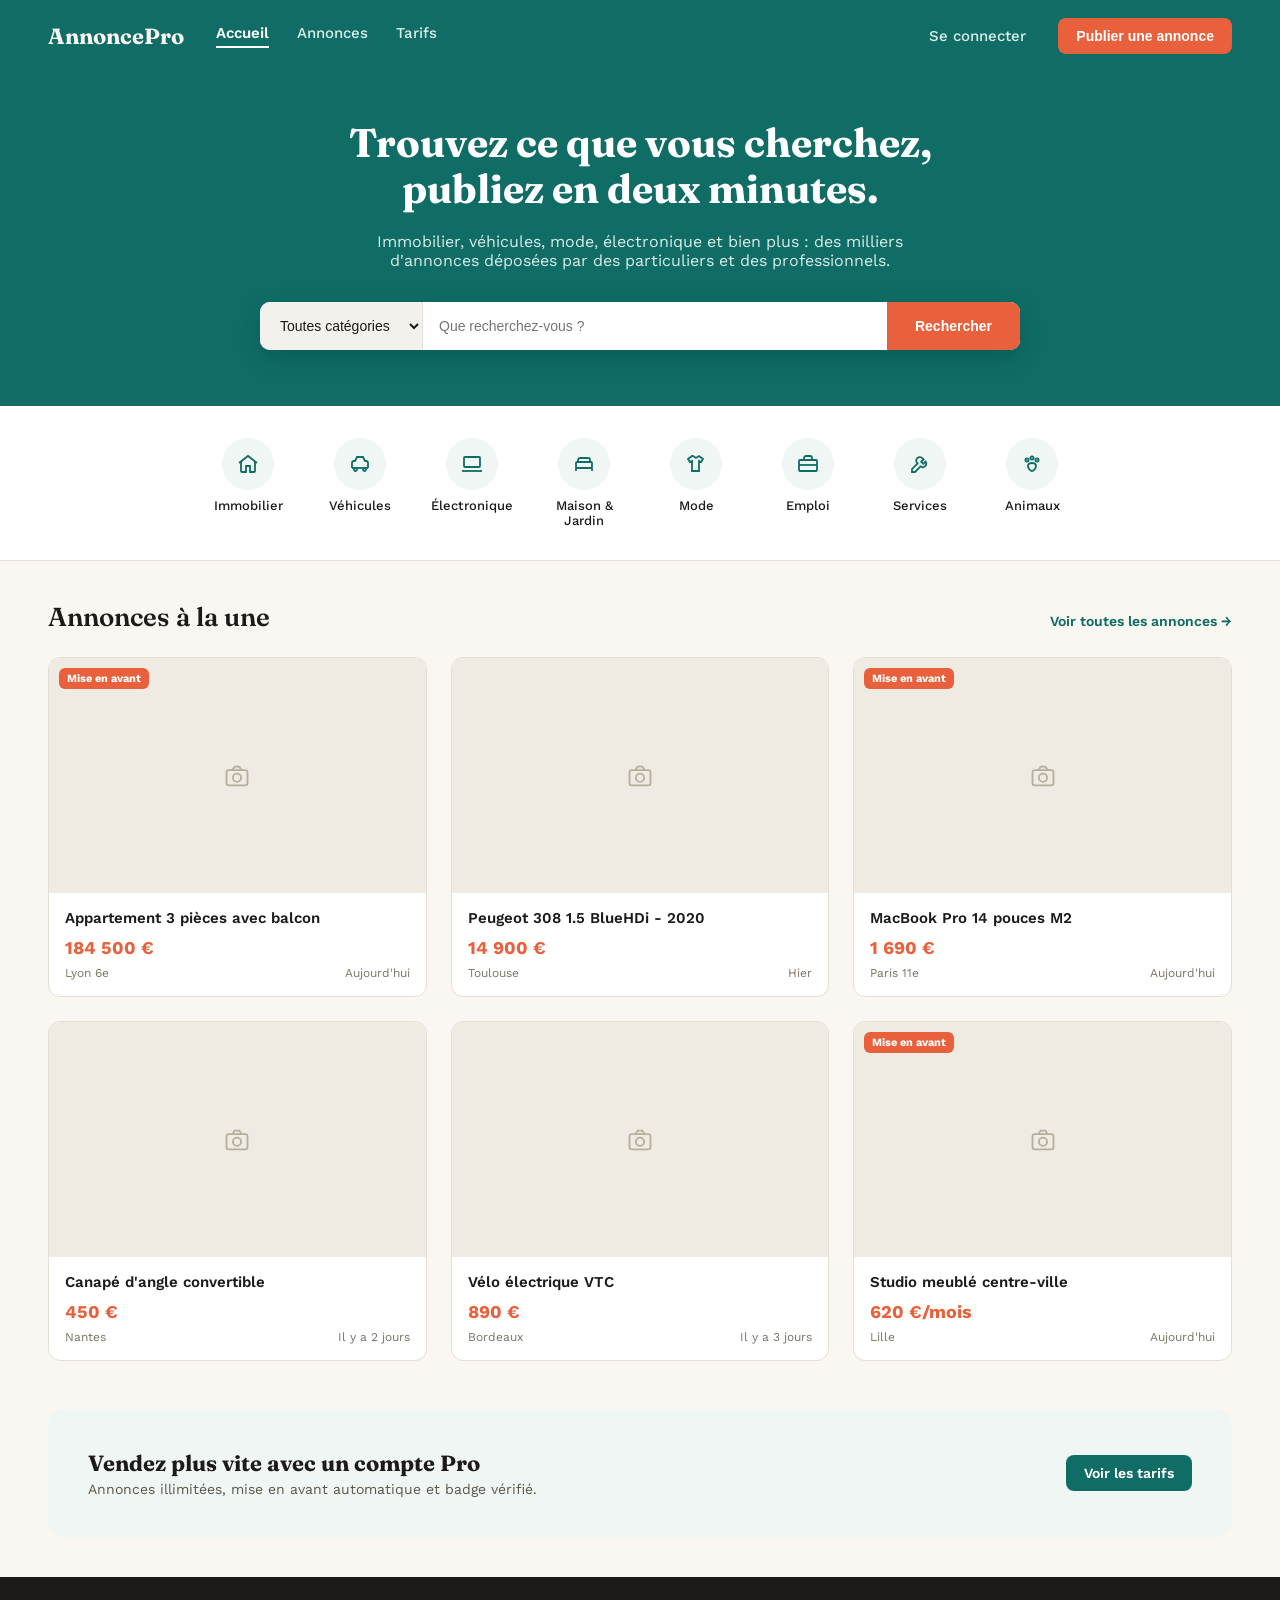
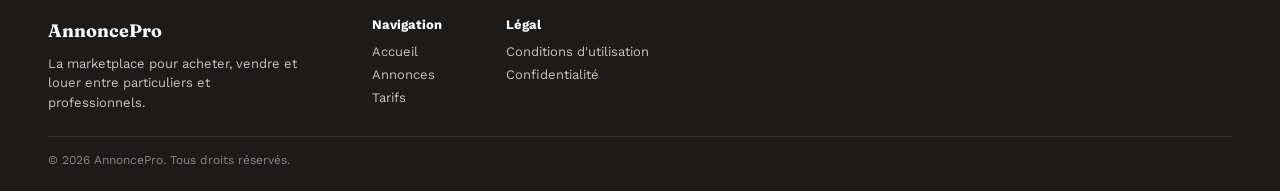
<file: index.html>
<!doctype html>
<html lang="fr">
<head>
<meta charset="utf-8">
<meta name="viewport" content="width=device-width, initial-scale=1">
<title>AnnoncePro — Accueil</title>
<link rel="stylesheet" href="https://fonts.googleapis.com/css2?family=Fraunces:opsz,wght@9..144,600;9..144,700&family=Work+Sans:wght@400;500;600;700&display=swap">
<link rel="stylesheet" href="assets/style.css">
</head>
<body>

<header class="header">
  <a href="index.html" class="logo">AnnoncePro</a>
  <nav>
    <a href="index.html" class="active">Accueil</a>
    <a href="annonces.html">Annonces</a>
    <a href="tarifs.html">Tarifs</a>
  </nav>
  <a href="#" class="login">Se connecter</a>
  <button type="button" class="btn btn-accent">Publier une annonce</button>
</header>

<section class="hero">
  <h1>Trouvez ce que vous cherchez, publiez en deux minutes.</h1>
  <p>Immobilier, véhicules, mode, électronique et bien plus : des milliers d'annonces déposées par des particuliers et des professionnels.</p>
  <form class="search-bar" action="annonces.html">
    <label for="cat" class="sr-only">Catégorie</label>
    <select id="cat" name="cat">
      <option>Toutes catégories</option>
      <option>Immobilier</option>
      <option>Véhicules</option>
      <option>Électronique</option>
      <option>Mode</option>
      <option>Emploi</option>
    </select>
    <label for="q" class="sr-only">Recherche</label>
    <input id="q" name="q" type="text" placeholder="Que recherchez-vous ?">
    <button type="submit" class="btn btn-accent" style="border-radius: 0; padding: 0 28px;">Rechercher</button>
  </form>
</section>

<section class="categories">
  <a href="annonces.html" class="category-chip">
    <span class="icon"><svg width="24" height="24" viewBox="0 0 24 24" fill="none" stroke="currentColor" stroke-width="1.8"><path d="M3 11l9-7 9 7"/><path d="M5 10v9a1 1 0 0 0 1 1h4v-6h4v6h4a1 1 0 0 0 1-1v-9"/></svg></span>
    <span>Immobilier</span>
  </a>
  <a href="annonces.html" class="category-chip">
    <span class="icon"><svg width="24" height="24" viewBox="0 0 24 24" fill="none" stroke="currentColor" stroke-width="1.8"><path d="M4 16V11a2 2 0 0 1 2-2h1l2-4h6l2 4h1a2 2 0 0 1 2 2v5"/><path d="M4 16h16"/><circle cx="7.5" cy="17.5" r="1.5"/><circle cx="16.5" cy="17.5" r="1.5"/></svg></span>
    <span>Véhicules</span>
  </a>
  <a href="annonces.html" class="category-chip">
    <span class="icon"><svg width="24" height="24" viewBox="0 0 24 24" fill="none" stroke="currentColor" stroke-width="1.8"><rect x="4" y="5" width="16" height="10" rx="1"/><path d="M2 19h20"/></svg></span>
    <span>Électronique</span>
  </a>
  <a href="annonces.html" class="category-chip">
    <span class="icon"><svg width="24" height="24" viewBox="0 0 24 24" fill="none" stroke="currentColor" stroke-width="1.8"><rect x="4" y="10" width="16" height="6" rx="1"/><path d="M4 16v3M20 16v3M6 10V8a2 2 0 0 1 2-2h8a2 2 0 0 1 2 2v2"/></svg></span>
    <span>Maison &amp; Jardin</span>
  </a>
  <a href="annonces.html" class="category-chip">
    <span class="icon"><svg width="24" height="24" viewBox="0 0 24 24" fill="none" stroke="currentColor" stroke-width="1.8"><path d="M9 4l3 2 3-2 4 3-2 3-2-1v10H8V9l-2 1-2-3 4-3z"/></svg></span>
    <span>Mode</span>
  </a>
  <a href="annonces.html" class="category-chip">
    <span class="icon"><svg width="24" height="24" viewBox="0 0 24 24" fill="none" stroke="currentColor" stroke-width="1.8"><rect x="3" y="8" width="18" height="11" rx="1"/><path d="M8 8V6a2 2 0 0 1 2-2h4a2 2 0 0 1 2 2v2"/><path d="M3 13h18"/></svg></span>
    <span>Emploi</span>
  </a>
  <a href="annonces.html" class="category-chip">
    <span class="icon"><svg width="24" height="24" viewBox="0 0 24 24" fill="none" stroke="currentColor" stroke-width="1.8"><path d="M14.5 6.5a3.5 3.5 0 1 0-4.9 4.9L4 17v3h3l5.6-5.6a3.5 3.5 0 0 0 4.9-4.9l-2.3 2.3-2-2 2.3-2.3z"/></svg></span>
    <span>Services</span>
  </a>
  <a href="annonces.html" class="category-chip">
    <span class="icon"><svg width="24" height="24" viewBox="0 0 24 24" fill="none" stroke="currentColor" stroke-width="1.8"><circle cx="7" cy="8" r="1.6"/><circle cx="12" cy="6" r="1.6"/><circle cx="17" cy="8" r="1.6"/><path d="M8 14c0-2 2-3 4-3s4 1 4 3-2 5-4 5-4-3-4-5z"/></svg></span>
    <span>Animaux</span>
  </a>
</section>

<section class="section">
  <div class="section-head">
    <h2>Annonces à la une</h2>
    <a href="annonces.html">Voir toutes les annonces →</a>
  </div>
  <div class="listing-grid">

    <article class="listing-card">
      <div class="listing-photo">
        <svg width="28" height="28" viewBox="0 0 24 24" fill="none" stroke="currentColor" stroke-width="1.6"><rect x="3" y="7" width="18" height="13" rx="2"/><path d="M8 7l2-3h4l2 3"/><circle cx="12" cy="13.5" r="3.5"/></svg>
        <span class="badge-featured">Mise en avant</span>
      </div>
      <div class="listing-body">
        <div class="listing-title">Appartement 3 pièces avec balcon</div>
        <div class="listing-price">184 500 €</div>
        <div class="listing-meta"><span>Lyon 6e</span><span>Aujourd'hui</span></div>
      </div>
    </article>

    <article class="listing-card">
      <div class="listing-photo">
        <svg width="28" height="28" viewBox="0 0 24 24" fill="none" stroke="currentColor" stroke-width="1.6"><rect x="3" y="7" width="18" height="13" rx="2"/><path d="M8 7l2-3h4l2 3"/><circle cx="12" cy="13.5" r="3.5"/></svg>
      </div>
      <div class="listing-body">
        <div class="listing-title">Peugeot 308 1.5 BlueHDi - 2020</div>
        <div class="listing-price">14 900 €</div>
        <div class="listing-meta"><span>Toulouse</span><span>Hier</span></div>
      </div>
    </article>

    <article class="listing-card">
      <div class="listing-photo">
        <svg width="28" height="28" viewBox="0 0 24 24" fill="none" stroke="currentColor" stroke-width="1.6"><rect x="3" y="7" width="18" height="13" rx="2"/><path d="M8 7l2-3h4l2 3"/><circle cx="12" cy="13.5" r="3.5"/></svg>
        <span class="badge-featured">Mise en avant</span>
      </div>
      <div class="listing-body">
        <div class="listing-title">MacBook Pro 14 pouces M2</div>
        <div class="listing-price">1 690 €</div>
        <div class="listing-meta"><span>Paris 11e</span><span>Aujourd'hui</span></div>
      </div>
    </article>

    <article class="listing-card">
      <div class="listing-photo">
        <svg width="28" height="28" viewBox="0 0 24 24" fill="none" stroke="currentColor" stroke-width="1.6"><rect x="3" y="7" width="18" height="13" rx="2"/><path d="M8 7l2-3h4l2 3"/><circle cx="12" cy="13.5" r="3.5"/></svg>
      </div>
      <div class="listing-body">
        <div class="listing-title">Canapé d'angle convertible</div>
        <div class="listing-price">450 €</div>
        <div class="listing-meta"><span>Nantes</span><span>Il y a 2 jours</span></div>
      </div>
    </article>

    <article class="listing-card">
      <div class="listing-photo">
        <svg width="28" height="28" viewBox="0 0 24 24" fill="none" stroke="currentColor" stroke-width="1.6"><rect x="3" y="7" width="18" height="13" rx="2"/><path d="M8 7l2-3h4l2 3"/><circle cx="12" cy="13.5" r="3.5"/></svg>
      </div>
      <div class="listing-body">
        <div class="listing-title">Vélo électrique VTC</div>
        <div class="listing-price">890 €</div>
        <div class="listing-meta"><span>Bordeaux</span><span>Il y a 3 jours</span></div>
      </div>
    </article>

    <article class="listing-card">
      <div class="listing-photo">
        <svg width="28" height="28" viewBox="0 0 24 24" fill="none" stroke="currentColor" stroke-width="1.6"><rect x="3" y="7" width="18" height="13" rx="2"/><path d="M8 7l2-3h4l2 3"/><circle cx="12" cy="13.5" r="3.5"/></svg>
        <span class="badge-featured">Mise en avant</span>
      </div>
      <div class="listing-body">
        <div class="listing-title">Studio meublé centre-ville</div>
        <div class="listing-price">620 €/mois</div>
        <div class="listing-meta"><span>Lille</span><span>Aujourd'hui</span></div>
      </div>
    </article>

  </div>
</section>

<section class="cta-banner">
  <div>
    <h3>Vendez plus vite avec un compte Pro</h3>
    <p>Annonces illimitées, mise en avant automatique et badge vérifié.</p>
  </div>
  <a href="tarifs.html" class="btn btn-primary">Voir les tarifs</a>
</section>

<footer class="footer">
  <div class="footer-cols">
    <div class="footer-brand">
      <div class="name">AnnoncePro</div>
      La marketplace pour acheter, vendre et louer entre particuliers et professionnels.
    </div>
    <div class="footer-col">
      <div class="title">Navigation</div>
      <a href="index.html">Accueil</a>
      <a href="annonces.html">Annonces</a>
      <a href="tarifs.html">Tarifs</a>
    </div>
    <div class="footer-col">
      <div class="title">Légal</div>
      <a href="#">Conditions d'utilisation</a>
      <a href="#">Confidentialité</a>
    </div>
  </div>
  <div class="footer-bottom">© 2026 AnnoncePro. Tous droits réservés.</div>
</footer>

</body>
</html>
</file>
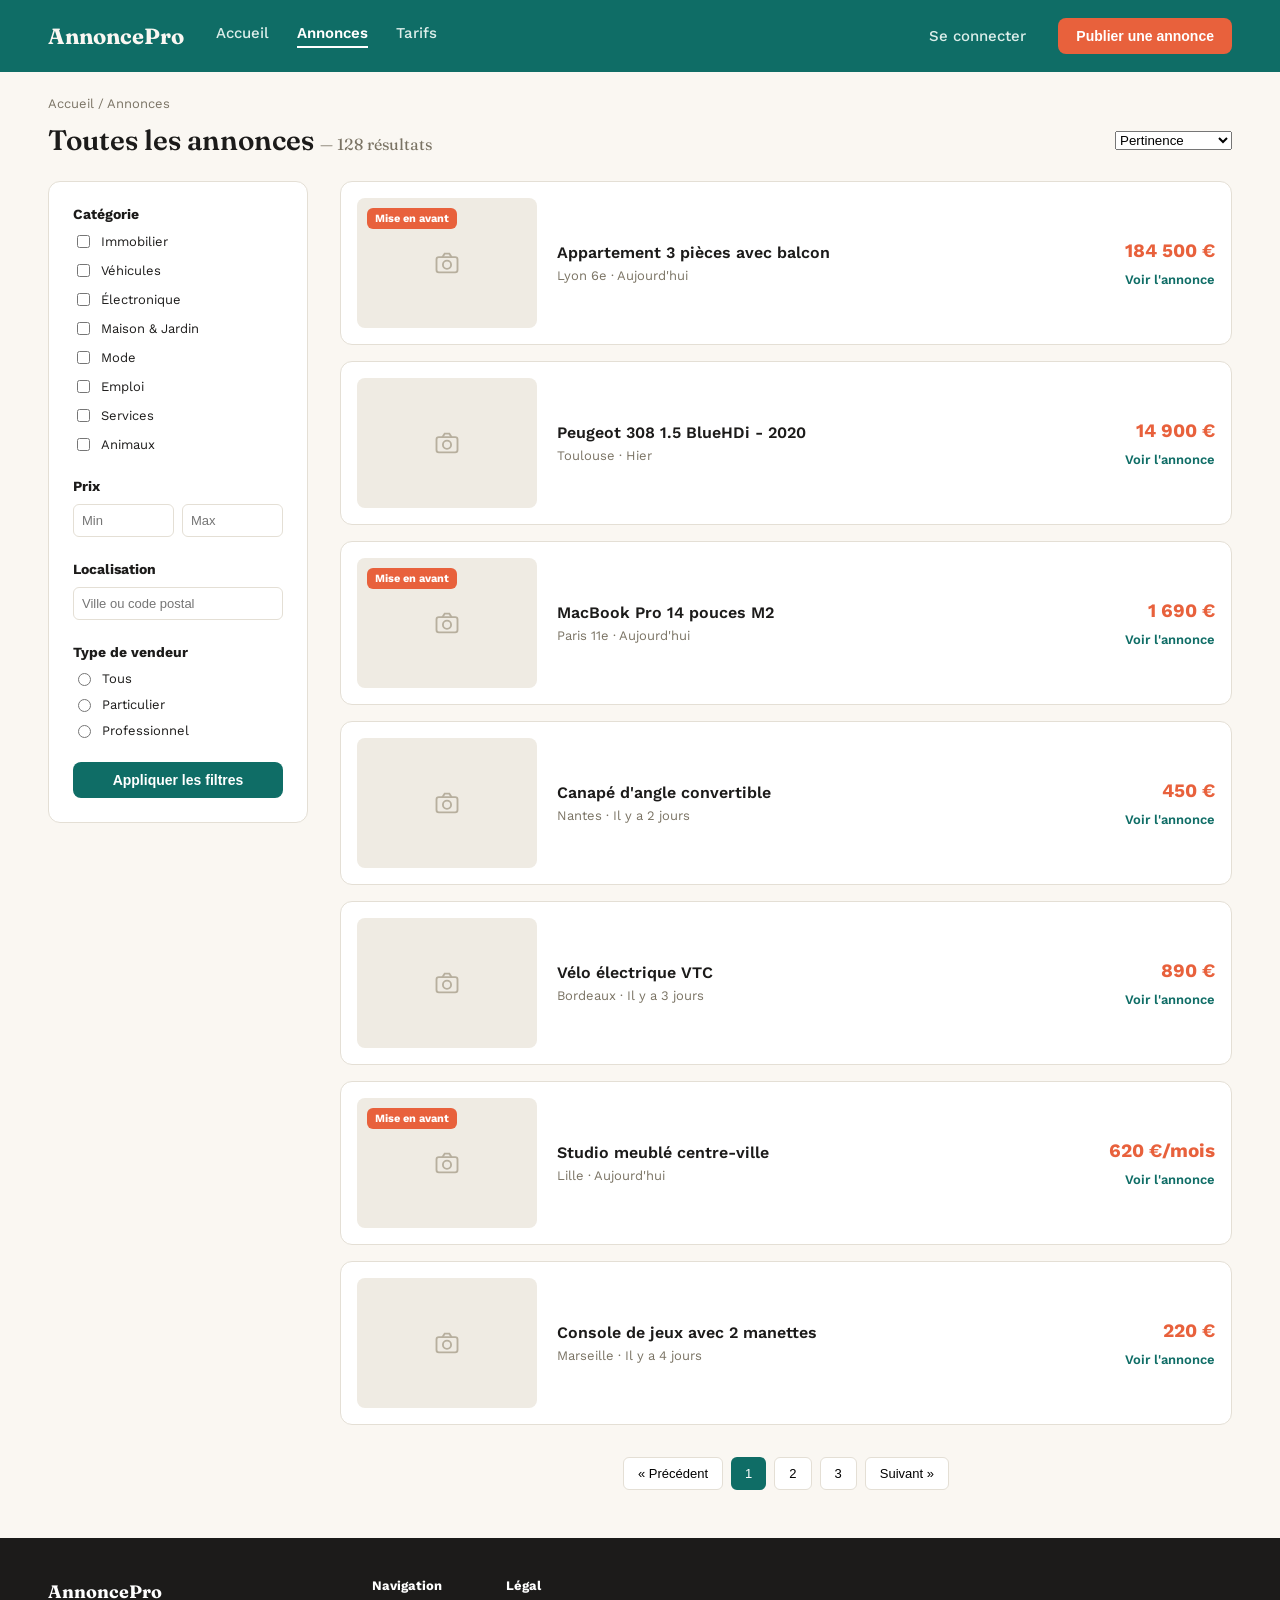
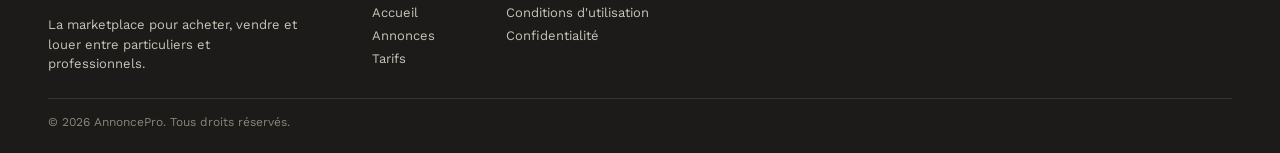
<file: annonces.html>
<!doctype html>
<html lang="fr">
<head>
<meta charset="utf-8">
<meta name="viewport" content="width=device-width, initial-scale=1">
<title>AnnoncePro — Annonces</title>
<link rel="stylesheet" href="https://fonts.googleapis.com/css2?family=Fraunces:opsz,wght@9..144,600;9..144,700&family=Work+Sans:wght@400;500;600;700&display=swap">
<link rel="stylesheet" href="assets/style.css">
</head>
<body>

<header class="header">
  <a href="index.html" class="logo">AnnoncePro</a>
  <nav>
    <a href="index.html">Accueil</a>
    <a href="annonces.html" class="active">Annonces</a>
    <a href="tarifs.html">Tarifs</a>
  </nav>
  <a href="#" class="login">Se connecter</a>
  <button type="button" class="btn btn-accent">Publier une annonce</button>
</header>

<div class="breadcrumb"><a href="index.html">Accueil</a> / Annonces</div>

<div class="page-head">
  <h1>Toutes les annonces <span class="count">— 128 résultats</span></h1>
  <div>
    <label for="sort" class="sr-only">Trier par</label>
    <select id="sort">
      <option>Pertinence</option>
      <option>Prix croissant</option>
      <option>Prix décroissant</option>
      <option>Plus récent</option>
    </select>
  </div>
</div>

<div class="listings-layout">

  <aside class="filters">
    <div class="group">
      <div class="group-title">Catégorie</div>
      <label><input type="checkbox"> Immobilier</label>
      <label><input type="checkbox"> Véhicules</label>
      <label><input type="checkbox"> Électronique</label>
      <label><input type="checkbox"> Maison &amp; Jardin</label>
      <label><input type="checkbox"> Mode</label>
      <label><input type="checkbox"> Emploi</label>
      <label><input type="checkbox"> Services</label>
      <label><input type="checkbox"> Animaux</label>
    </div>
    <div class="group">
      <div class="group-title">Prix</div>
      <div class="price-range">
        <label for="pmin" class="sr-only">Prix minimum</label>
        <input id="pmin" type="number" placeholder="Min">
        <label for="pmax" class="sr-only">Prix maximum</label>
        <input id="pmax" type="number" placeholder="Max">
      </div>
    </div>
    <div class="group">
      <div class="group-title">Localisation</div>
      <label for="loc" class="sr-only">Ville ou code postal</label>
      <input id="loc" type="text" placeholder="Ville ou code postal">
    </div>
    <div class="group">
      <div class="group-title">Type de vendeur</div>
      <label><input type="radio" name="seller"> Tous</label>
      <label><input type="radio" name="seller"> Particulier</label>
      <label><input type="radio" name="seller"> Professionnel</label>
    </div>
    <button type="button" class="btn btn-primary">Appliquer les filtres</button>
  </aside>

  <div class="results">

    <div class="result-row">
      <div class="result-photo">
        <svg width="28" height="28" viewBox="0 0 24 24" fill="none" stroke="currentColor" stroke-width="1.6"><rect x="3" y="7" width="18" height="13" rx="2"/><path d="M8 7l2-3h4l2 3"/><circle cx="12" cy="13.5" r="3.5"/></svg>
        <span class="badge-featured">Mise en avant</span>
      </div>
      <div class="result-info">
        <div class="title">Appartement 3 pièces avec balcon</div>
        <div class="meta">Lyon 6e · Aujourd'hui</div>
      </div>
      <div class="result-price-col">
        <div class="result-price">184 500 €</div>
        <a href="#">Voir l'annonce</a>
      </div>
    </div>

    <div class="result-row">
      <div class="result-photo">
        <svg width="28" height="28" viewBox="0 0 24 24" fill="none" stroke="currentColor" stroke-width="1.6"><rect x="3" y="7" width="18" height="13" rx="2"/><path d="M8 7l2-3h4l2 3"/><circle cx="12" cy="13.5" r="3.5"/></svg>
      </div>
      <div class="result-info">
        <div class="title">Peugeot 308 1.5 BlueHDi - 2020</div>
        <div class="meta">Toulouse · Hier</div>
      </div>
      <div class="result-price-col">
        <div class="result-price">14 900 €</div>
        <a href="#">Voir l'annonce</a>
      </div>
    </div>

    <div class="result-row">
      <div class="result-photo">
        <svg width="28" height="28" viewBox="0 0 24 24" fill="none" stroke="currentColor" stroke-width="1.6"><rect x="3" y="7" width="18" height="13" rx="2"/><path d="M8 7l2-3h4l2 3"/><circle cx="12" cy="13.5" r="3.5"/></svg>
        <span class="badge-featured">Mise en avant</span>
      </div>
      <div class="result-info">
        <div class="title">MacBook Pro 14 pouces M2</div>
        <div class="meta">Paris 11e · Aujourd'hui</div>
      </div>
      <div class="result-price-col">
        <div class="result-price">1 690 €</div>
        <a href="#">Voir l'annonce</a>
      </div>
    </div>

    <div class="result-row">
      <div class="result-photo">
        <svg width="28" height="28" viewBox="0 0 24 24" fill="none" stroke="currentColor" stroke-width="1.6"><rect x="3" y="7" width="18" height="13" rx="2"/><path d="M8 7l2-3h4l2 3"/><circle cx="12" cy="13.5" r="3.5"/></svg>
      </div>
      <div class="result-info">
        <div class="title">Canapé d'angle convertible</div>
        <div class="meta">Nantes · Il y a 2 jours</div>
      </div>
      <div class="result-price-col">
        <div class="result-price">450 €</div>
        <a href="#">Voir l'annonce</a>
      </div>
    </div>

    <div class="result-row">
      <div class="result-photo">
        <svg width="28" height="28" viewBox="0 0 24 24" fill="none" stroke="currentColor" stroke-width="1.6"><rect x="3" y="7" width="18" height="13" rx="2"/><path d="M8 7l2-3h4l2 3"/><circle cx="12" cy="13.5" r="3.5"/></svg>
      </div>
      <div class="result-info">
        <div class="title">Vélo électrique VTC</div>
        <div class="meta">Bordeaux · Il y a 3 jours</div>
      </div>
      <div class="result-price-col">
        <div class="result-price">890 €</div>
        <a href="#">Voir l'annonce</a>
      </div>
    </div>

    <div class="result-row">
      <div class="result-photo">
        <svg width="28" height="28" viewBox="0 0 24 24" fill="none" stroke="currentColor" stroke-width="1.6"><rect x="3" y="7" width="18" height="13" rx="2"/><path d="M8 7l2-3h4l2 3"/><circle cx="12" cy="13.5" r="3.5"/></svg>
        <span class="badge-featured">Mise en avant</span>
      </div>
      <div class="result-info">
        <div class="title">Studio meublé centre-ville</div>
        <div class="meta">Lille · Aujourd'hui</div>
      </div>
      <div class="result-price-col">
        <div class="result-price">620 €/mois</div>
        <a href="#">Voir l'annonce</a>
      </div>
    </div>

    <div class="result-row">
      <div class="result-photo">
        <svg width="28" height="28" viewBox="0 0 24 24" fill="none" stroke="currentColor" stroke-width="1.6"><rect x="3" y="7" width="18" height="13" rx="2"/><path d="M8 7l2-3h4l2 3"/><circle cx="12" cy="13.5" r="3.5"/></svg>
      </div>
      <div class="result-info">
        <div class="title">Console de jeux avec 2 manettes</div>
        <div class="meta">Marseille · Il y a 4 jours</div>
      </div>
      <div class="result-price-col">
        <div class="result-price">220 €</div>
        <a href="#">Voir l'annonce</a>
      </div>
    </div>

    <div class="pagination">
      <button type="button">« Précédent</button>
      <button type="button" class="active">1</button>
      <button type="button">2</button>
      <button type="button">3</button>
      <button type="button">Suivant »</button>
    </div>

  </div>

</div>

<footer class="footer">
  <div class="footer-cols">
    <div class="footer-brand">
      <div class="name">AnnoncePro</div>
      La marketplace pour acheter, vendre et louer entre particuliers et professionnels.
    </div>
    <div class="footer-col">
      <div class="title">Navigation</div>
      <a href="index.html">Accueil</a>
      <a href="annonces.html">Annonces</a>
      <a href="tarifs.html">Tarifs</a>
    </div>
    <div class="footer-col">
      <div class="title">Légal</div>
      <a href="#">Conditions d'utilisation</a>
      <a href="#">Confidentialité</a>
    </div>
  </div>
  <div class="footer-bottom">© 2026 AnnoncePro. Tous droits réservés.</div>
</footer>

</body>
</html>
</file>
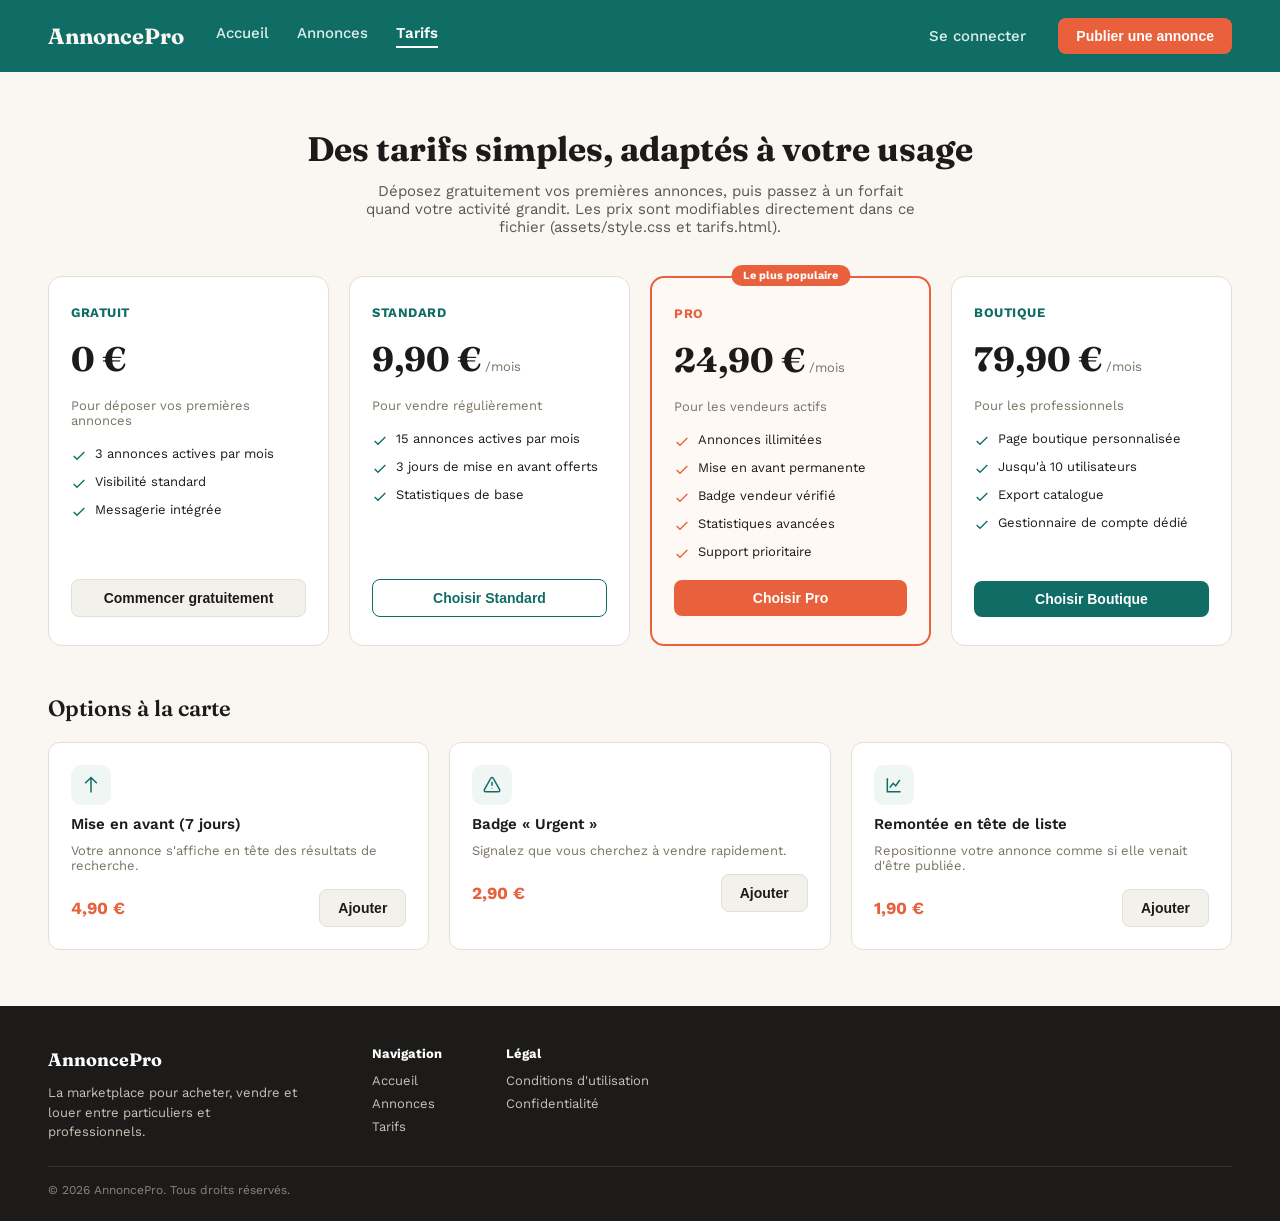
<file: tarifs.html>
<!doctype html>
<html lang="fr">
<head>
<meta charset="utf-8">
<meta name="viewport" content="width=device-width, initial-scale=1">
<title>AnnoncePro — Tarifs</title>
<link rel="stylesheet" href="https://fonts.googleapis.com/css2?family=Fraunces:opsz,wght@9..144,600;9..144,700&family=Work+Sans:wght@400;500;600;700&display=swap">
<link rel="stylesheet" href="assets/style.css">
</head>
<body>

<header class="header">
  <a href="index.html" class="logo">AnnoncePro</a>
  <nav>
    <a href="index.html">Accueil</a>
    <a href="annonces.html">Annonces</a>
    <a href="tarifs.html" class="active">Tarifs</a>
  </nav>
  <a href="#" class="login">Se connecter</a>
  <button type="button" class="btn btn-accent">Publier une annonce</button>
</header>

<div class="pricing-intro">
  <h1>Des tarifs simples, adaptés à votre usage</h1>
  <p>Déposez gratuitement vos premières annonces, puis passez à un forfait quand votre activité grandit. Les prix sont modifiables directement dans ce fichier (assets/style.css et tarifs.html).</p>
</div>

<div class="plans">

  <div class="plan">
    <div class="name">Gratuit</div>
    <div class="price">0 €</div>
    <div class="desc">Pour déposer vos premières annonces</div>
    <ul>
      <li><svg width="16" height="16" viewBox="0 0 24 24" fill="none" stroke="#0F6D66" stroke-width="2"><polyline points="4 12 9 17 20 6"/></svg><span>3 annonces actives par mois</span></li>
      <li><svg width="16" height="16" viewBox="0 0 24 24" fill="none" stroke="#0F6D66" stroke-width="2"><polyline points="4 12 9 17 20 6"/></svg><span>Visibilité standard</span></li>
      <li><svg width="16" height="16" viewBox="0 0 24 24" fill="none" stroke="#0F6D66" stroke-width="2"><polyline points="4 12 9 17 20 6"/></svg><span>Messagerie intégrée</span></li>
    </ul>
    <button type="button" class="btn btn-ghost">Commencer gratuitement</button>
  </div>

  <div class="plan">
    <div class="name">Standard</div>
    <div class="price">9,90 €<span class="period">/mois</span></div>
    <div class="desc">Pour vendre régulièrement</div>
    <ul>
      <li><svg width="16" height="16" viewBox="0 0 24 24" fill="none" stroke="#0F6D66" stroke-width="2"><polyline points="4 12 9 17 20 6"/></svg><span>15 annonces actives par mois</span></li>
      <li><svg width="16" height="16" viewBox="0 0 24 24" fill="none" stroke="#0F6D66" stroke-width="2"><polyline points="4 12 9 17 20 6"/></svg><span>3 jours de mise en avant offerts</span></li>
      <li><svg width="16" height="16" viewBox="0 0 24 24" fill="none" stroke="#0F6D66" stroke-width="2"><polyline points="4 12 9 17 20 6"/></svg><span>Statistiques de base</span></li>
    </ul>
    <button type="button" class="btn btn-outline">Choisir Standard</button>
  </div>

  <div class="plan popular">
    <span class="ribbon">Le plus populaire</span>
    <div class="name">Pro</div>
    <div class="price">24,90 €<span class="period">/mois</span></div>
    <div class="desc">Pour les vendeurs actifs</div>
    <ul>
      <li><svg width="16" height="16" viewBox="0 0 24 24" fill="none" stroke="#E8613C" stroke-width="2"><polyline points="4 12 9 17 20 6"/></svg><span>Annonces illimitées</span></li>
      <li><svg width="16" height="16" viewBox="0 0 24 24" fill="none" stroke="#E8613C" stroke-width="2"><polyline points="4 12 9 17 20 6"/></svg><span>Mise en avant permanente</span></li>
      <li><svg width="16" height="16" viewBox="0 0 24 24" fill="none" stroke="#E8613C" stroke-width="2"><polyline points="4 12 9 17 20 6"/></svg><span>Badge vendeur vérifié</span></li>
      <li><svg width="16" height="16" viewBox="0 0 24 24" fill="none" stroke="#E8613C" stroke-width="2"><polyline points="4 12 9 17 20 6"/></svg><span>Statistiques avancées</span></li>
      <li><svg width="16" height="16" viewBox="0 0 24 24" fill="none" stroke="#E8613C" stroke-width="2"><polyline points="4 12 9 17 20 6"/></svg><span>Support prioritaire</span></li>
    </ul>
    <button type="button" class="btn btn-accent">Choisir Pro</button>
  </div>

  <div class="plan">
    <div class="name">Boutique</div>
    <div class="price">79,90 €<span class="period">/mois</span></div>
    <div class="desc">Pour les professionnels</div>
    <ul>
      <li><svg width="16" height="16" viewBox="0 0 24 24" fill="none" stroke="#0F6D66" stroke-width="2"><polyline points="4 12 9 17 20 6"/></svg><span>Page boutique personnalisée</span></li>
      <li><svg width="16" height="16" viewBox="0 0 24 24" fill="none" stroke="#0F6D66" stroke-width="2"><polyline points="4 12 9 17 20 6"/></svg><span>Jusqu'à 10 utilisateurs</span></li>
      <li><svg width="16" height="16" viewBox="0 0 24 24" fill="none" stroke="#0F6D66" stroke-width="2"><polyline points="4 12 9 17 20 6"/></svg><span>Export catalogue</span></li>
      <li><svg width="16" height="16" viewBox="0 0 24 24" fill="none" stroke="#0F6D66" stroke-width="2"><polyline points="4 12 9 17 20 6"/></svg><span>Gestionnaire de compte dédié</span></li>
    </ul>
    <button type="button" class="btn btn-primary">Choisir Boutique</button>
  </div>

</div>

<div class="addons">
  <h2>Options à la carte</h2>
  <div class="addon-grid">

    <div class="addon">
      <span class="icon"><svg width="20" height="20" viewBox="0 0 24 24" fill="none" stroke="currentColor" stroke-width="1.8"><path d="M12 3v18M5 10l7-7 7 7"/></svg></span>
      <div class="title">Mise en avant (7 jours)</div>
      <div class="desc">Votre annonce s'affiche en tête des résultats de recherche.</div>
      <div class="row">
        <span class="price">4,90 €</span>
        <button type="button" class="btn btn-ghost">Ajouter</button>
      </div>
    </div>

    <div class="addon">
      <span class="icon"><svg width="20" height="20" viewBox="0 0 24 24" fill="none" stroke="currentColor" stroke-width="1.8"><path d="M12 8v5"/><circle cx="12" cy="16.2" r="0.6" fill="currentColor" stroke="none"/><path d="M10.3 4.2 2.9 17.5a1.8 1.8 0 0 0 1.6 2.7h15a1.8 1.8 0 0 0 1.6-2.7L13.7 4.2a1.8 1.8 0 0 0-3.4 0z"/></svg></span>
      <div class="title">Badge « Urgent »</div>
      <div class="desc">Signalez que vous cherchez à vendre rapidement.</div>
      <div class="row">
        <span class="price">2,90 €</span>
        <button type="button" class="btn btn-ghost">Ajouter</button>
      </div>
    </div>

    <div class="addon">
      <span class="icon"><svg width="20" height="20" viewBox="0 0 24 24" fill="none" stroke="currentColor" stroke-width="1.8"><path d="M4 4v16h16"/><path d="M7 15l4-5 3 3 5-7"/></svg></span>
      <div class="title">Remontée en tête de liste</div>
      <div class="desc">Repositionne votre annonce comme si elle venait d'être publiée.</div>
      <div class="row">
        <span class="price">1,90 €</span>
        <button type="button" class="btn btn-ghost">Ajouter</button>
      </div>
    </div>

  </div>
</div>

<footer class="footer">
  <div class="footer-cols">
    <div class="footer-brand">
      <div class="name">AnnoncePro</div>
      La marketplace pour acheter, vendre et louer entre particuliers et professionnels.
    </div>
    <div class="footer-col">
      <div class="title">Navigation</div>
      <a href="index.html">Accueil</a>
      <a href="annonces.html">Annonces</a>
      <a href="tarifs.html">Tarifs</a>
    </div>
    <div class="footer-col">
      <div class="title">Légal</div>
      <a href="#">Conditions d'utilisation</a>
      <a href="#">Confidentialité</a>
    </div>
  </div>
  <div class="footer-bottom">© 2026 AnnoncePro. Tous droits réservés.</div>
</footer>

</body>
</html>
</file>
<file: assets/style.css>
:root {
  --primary: #0F6D66;
  --accent: #E8613C;
  --ink: #1C1B1A;
  --bg: #FAF7F2;
  --card: #FFFFFF;
  --border: #E4DFD5;
  --muted: #7A7364;
}

* { box-sizing: border-box; }

body {
  margin: 0;
  font-family: 'Work Sans', system-ui, sans-serif;
  background: var(--bg);
  color: var(--ink);
}

a { color: inherit; }

.header {
  height: 72px;
  background: var(--primary);
  display: flex;
  align-items: center;
  padding: 0 48px;
  gap: 32px;
}

.header .logo {
  font-family: 'Fraunces', serif;
  font-weight: 700;
  font-size: 22px;
  color: #FAF7F2;
  text-decoration: none;
}

.header nav {
  display: flex;
  gap: 28px;
  flex-grow: 1;
}

.header nav a {
  color: #DCEEEA;
  text-decoration: none;
  font-size: 15px;
  font-weight: 500;
}

.header nav a.active {
  color: #FFFFFF;
  font-weight: 600;
  border-bottom: 2px solid #FFFFFF;
  padding-bottom: 4px;
}

.header .login {
  color: #DCEEEA;
  text-decoration: none;
  font-size: 15px;
  font-weight: 500;
}

.btn {
  border: none;
  border-radius: 8px;
  padding: 10px 18px;
  font-size: 14px;
  font-weight: 600;
  cursor: pointer;
}

.btn-accent { background: var(--accent); color: #FFFFFF; }
.btn-primary { background: var(--primary); color: #FFFFFF; }
.btn-outline { background: #FFFFFF; color: var(--primary); border: 1px solid var(--primary); }
.btn-ghost { background: #F3F1EC; color: var(--ink); border: 1px solid var(--border); }

.hero {
  background: var(--primary);
  padding: 48px 48px 56px;
  display: flex;
  flex-direction: column;
  gap: 20px;
  align-items: center;
  text-align: center;
}

.hero h1 {
  margin: 0;
  font-family: 'Fraunces', serif;
  font-weight: 700;
  font-size: 40px;
  color: #FFFFFF;
  max-width: 720px;
  line-height: 1.15;
}

.hero p {
  margin: 0;
  font-size: 16px;
  color: #DCEEEA;
  max-width: 560px;
}

.search-bar {
  display: flex;
  width: 100%;
  max-width: 760px;
  margin-top: 12px;
  background: #FFFFFF;
  border-radius: 10px;
  overflow: hidden;
  box-shadow: 0 8px 24px rgba(0,0,0,0.16);
}

.search-bar select,
.search-bar input {
  border: none;
  padding: 0 16px;
  font-size: 14px;
  height: 48px;
}

.search-bar select {
  border-right: 1px solid var(--border);
  background: #F3F1EC;
  color: var(--ink);
}

.search-bar input {
  flex-grow: 1;
  outline: none;
}

.categories {
  padding: 32px 48px;
  display: flex;
  gap: 16px;
  flex-wrap: wrap;
  justify-content: center;
  background: #FFFFFF;
  border-bottom: 1px solid var(--border);
}

.category-chip {
  display: flex;
  flex-direction: column;
  align-items: center;
  gap: 8px;
  text-decoration: none;
  color: var(--ink);
  width: 96px;
}

.category-chip .icon {
  width: 52px;
  height: 52px;
  border-radius: 50%;
  background: #EFF6F4;
  display: flex;
  align-items: center;
  justify-content: center;
  color: var(--primary);
}

.category-chip span:last-child {
  font-size: 13px;
  font-weight: 500;
  text-align: center;
}

.section {
  padding: 40px 48px;
  max-width: 1280px;
  margin: 0 auto;
  width: 100%;
}

.section-head {
  display: flex;
  align-items: baseline;
  justify-content: space-between;
  flex-wrap: wrap;
  gap: 12px;
  margin-bottom: 24px;
}

.section-head h2 {
  margin: 0;
  font-family: 'Fraunces', serif;
  font-size: 26px;
  font-weight: 600;
}

.section-head a {
  color: var(--primary);
  font-size: 14px;
  font-weight: 600;
  text-decoration: none;
}

.listing-grid {
  display: grid;
  grid-template-columns: repeat(3, minmax(0,1fr));
  gap: 24px;
}

.listing-card {
  background: var(--card);
  border: 1px solid var(--border);
  border-radius: 12px;
  overflow: hidden;
}

.listing-photo {
  position: relative;
  aspect-ratio: 16 / 10;
  background: #EFEBE3;
  display: flex;
  align-items: center;
  justify-content: center;
  color: #B7AF9E;
}

.badge-featured {
  position: absolute;
  top: 10px;
  left: 10px;
  background: var(--accent);
  color: #FFFFFF;
  font-size: 11px;
  font-weight: 700;
  padding: 4px 8px;
  border-radius: 6px;
}

.listing-body {
  padding: 16px;
  display: flex;
  flex-direction: column;
  gap: 8px;
}

.listing-title {
  font-size: 15px;
  font-weight: 600;
  line-height: 1.3;
}

.listing-price {
  font-size: 18px;
  font-weight: 700;
  color: var(--accent);
}

.listing-meta {
  display: flex;
  justify-content: space-between;
  font-size: 12px;
  color: var(--muted);
}

.cta-banner {
  background: #EFF6F4;
  padding: 40px;
  display: flex;
  align-items: center;
  justify-content: space-between;
  max-width: 1280px;
  margin: 8px auto 40px;
  width: calc(100% - 96px);
  border-radius: 16px;
  gap: 24px;
  flex-wrap: wrap;
}

.cta-banner h3 {
  margin: 0;
  font-family: 'Fraunces', serif;
  font-size: 22px;
  font-weight: 700;
}

.cta-banner p {
  margin: 4px 0 0;
  font-size: 14px;
  color: #5B5648;
}

.cta-banner a {
  text-decoration: none;
}

.footer {
  margin-top: auto;
  background: #1C1B1A;
  color: #C9C4B8;
  padding: 40px 48px 24px;
  display: flex;
  flex-direction: column;
  gap: 24px;
}

.footer-cols {
  display: flex;
  gap: 64px;
  flex-wrap: wrap;
}

.footer-brand {
  max-width: 260px;
  font-size: 13px;
  line-height: 1.5;
}

.footer-brand .name {
  font-family: 'Fraunces', serif;
  font-weight: 700;
  font-size: 18px;
  color: #FFFFFF;
  margin-bottom: 10px;
}

.footer-col {
  display: flex;
  flex-direction: column;
  gap: 8px;
}

.footer-col .title {
  font-size: 13px;
  font-weight: 700;
  color: #FFFFFF;
  margin-bottom: 4px;
}

.footer-col a {
  color: #C9C4B8;
  font-size: 13px;
  text-decoration: none;
}

.footer-bottom {
  font-size: 12px;
  color: #8B8676;
  border-top: 1px solid #34322C;
  padding-top: 16px;
}

body { display: flex; flex-direction: column; min-height: 100vh; }

.sr-only {
  position: absolute;
  width: 1px;
  height: 1px;
  padding: 0;
  margin: -1px;
  overflow: hidden;
  clip: rect(0,0,0,0);
  white-space: nowrap;
  border: 0;
}

/* Annonces page */
.breadcrumb {
  max-width: 1280px;
  margin: 0 auto;
  width: 100%;
  padding: 24px 48px 0;
  font-size: 13px;
  color: var(--muted);
}
.breadcrumb a { color: var(--muted); text-decoration: none; }

.page-head {
  max-width: 1280px;
  margin: 0 auto;
  width: 100%;
  padding: 12px 48px 24px;
  display: flex;
  align-items: center;
  justify-content: space-between;
  flex-wrap: wrap;
  gap: 16px;
}
.page-head h1 {
  margin: 0;
  font-family: 'Fraunces', serif;
  font-size: 28px;
  font-weight: 600;
}
.page-head .count { font-size: 16px; font-weight: 400; color: var(--muted); }

.listings-layout {
  max-width: 1280px;
  margin: 0 auto;
  width: 100%;
  padding: 0 48px 48px;
  display: flex;
  gap: 32px;
  align-items: flex-start;
  flex-wrap: wrap;
}

.filters {
  width: 260px;
  flex-shrink: 0;
  background: var(--card);
  border: 1px solid var(--border);
  border-radius: 12px;
  padding: 24px;
  display: flex;
  flex-direction: column;
  gap: 24px;
}
.filters .group { display: flex; flex-direction: column; gap: 10px; }
.filters .group-title { font-size: 14px; font-weight: 700; }
.filters label { display: flex; align-items: center; gap: 8px; font-size: 13px; }
.filters input[type="text"], .filters input[type="number"] {
  border: 1px solid var(--border);
  border-radius: 6px;
  padding: 8px;
  font-size: 13px;
  width: 100%;
}
.price-range { display: flex; gap: 8px; }

.results { flex-grow: 1; min-width: 320px; display: flex; flex-direction: column; gap: 16px; }

.result-row {
  display: flex;
  gap: 20px;
  background: var(--card);
  border: 1px solid var(--border);
  border-radius: 12px;
  padding: 16px;
  align-items: center;
  flex-wrap: wrap;
}
.result-photo {
  position: relative;
  width: 180px;
  height: 130px;
  flex-shrink: 0;
  background: #EFEBE3;
  border-radius: 8px;
  display: flex;
  align-items: center;
  justify-content: center;
  color: #B7AF9E;
}
.result-info { flex-grow: 1; min-width: 200px; display: flex; flex-direction: column; gap: 6px; }
.result-info .title { font-size: 16px; font-weight: 600; }
.result-info .meta { font-size: 13px; color: var(--muted); }
.result-price-col { display: flex; flex-direction: column; align-items: flex-end; gap: 10px; }
.result-price { font-size: 19px; font-weight: 700; color: var(--accent); }
.result-price-col a { font-size: 13px; color: var(--primary); font-weight: 600; text-decoration: none; }

.pagination { display: flex; justify-content: center; gap: 8px; padding-top: 16px; }
.pagination button {
  border: 1px solid var(--border);
  background: #FFFFFF;
  border-radius: 6px;
  padding: 8px 14px;
  font-size: 13px;
  cursor: pointer;
}
.pagination button.active { border: none; background: var(--primary); color: #FFFFFF; }

/* Tarifs page */
.pricing-intro {
  max-width: 900px;
  margin: 0 auto;
  width: 100%;
  padding: 56px 48px 32px;
  text-align: center;
  display: flex;
  flex-direction: column;
  gap: 12px;
  align-items: center;
}
.pricing-intro h1 {
  margin: 0;
  font-family: 'Fraunces', serif;
  font-size: 34px;
  font-weight: 700;
}
.pricing-intro p { margin: 0; font-size: 15px; color: #5B5648; max-width: 560px; }

.plans {
  max-width: 1280px;
  margin: 0 auto;
  width: 100%;
  padding: 8px 48px 48px;
  display: grid;
  grid-template-columns: repeat(4, minmax(0,1fr));
  gap: 20px;
  align-items: stretch;
}

.plan {
  background: var(--card);
  border: 1px solid var(--border);
  border-radius: 14px;
  padding: 28px 22px;
  display: flex;
  flex-direction: column;
  gap: 18px;
}
.plan.popular {
  position: relative;
  background: #FFF9F6;
  border: 2px solid var(--accent);
}
.plan .ribbon {
  position: absolute;
  top: -13px;
  left: 50%;
  transform: translateX(-50%);
  background: var(--accent);
  color: #FFFFFF;
  font-size: 11px;
  font-weight: 700;
  padding: 4px 12px;
  border-radius: 999px;
  white-space: nowrap;
}
.plan .name {
  font-size: 13px;
  font-weight: 700;
  text-transform: uppercase;
  letter-spacing: 0.04em;
  color: var(--primary);
}
.plan.popular .name { color: var(--accent); }
.plan .price {
  display: flex;
  align-items: baseline;
  gap: 4px;
  font-family: 'Fraunces', serif;
  font-size: 34px;
  font-weight: 700;
}
.plan .price .period { font-size: 13px; font-weight: 400; color: var(--muted); font-family: 'Work Sans', sans-serif; }
.plan .desc { font-size: 13px; color: var(--muted); }
.plan ul { list-style: none; margin: 0; padding: 0; display: flex; flex-direction: column; gap: 10px; }
.plan li { display: flex; gap: 8px; align-items: flex-start; font-size: 13px; }
.plan li svg { flex-shrink: 0; margin-top: 2px; }
.plan .btn { margin-top: auto; }

.addons {
  max-width: 1280px;
  margin: 0 auto;
  width: 100%;
  padding: 0 48px 56px;
  display: flex;
  flex-direction: column;
  gap: 20px;
}
.addons h2 {
  margin: 0;
  font-family: 'Fraunces', serif;
  font-size: 22px;
  font-weight: 600;
}
.addon-grid { display: grid; grid-template-columns: repeat(3, minmax(0,1fr)); gap: 20px; }
.addon {
  background: var(--card);
  border: 1px solid var(--border);
  border-radius: 12px;
  padding: 22px;
  display: flex;
  flex-direction: column;
  gap: 10px;
}
.addon .icon {
  width: 40px;
  height: 40px;
  border-radius: 10px;
  background: #EFF6F4;
  display: flex;
  align-items: center;
  justify-content: center;
  color: var(--primary);
}
.addon .title { font-size: 15px; font-weight: 600; }
.addon .desc { font-size: 13px; color: var(--muted); }
.addon .row { display: flex; align-items: center; justify-content: space-between; margin-top: 6px; }
.addon .price { font-size: 17px; font-weight: 700; color: var(--accent); }

@media (max-width: 900px) {
  .listing-grid { grid-template-columns: repeat(2, minmax(0,1fr)); }
  .plans { grid-template-columns: repeat(2, minmax(0,1fr)); }
  .addon-grid { grid-template-columns: 1fr; }
}

@media (max-width: 600px) {
  .header { padding: 0 20px; gap: 16px; }
  .header nav { display: none; }
  .hero, .section, .categories { padding-left: 20px; padding-right: 20px; }
  .listing-grid { grid-template-columns: 1fr; }
  .plans { grid-template-columns: 1fr; padding-left: 20px; padding-right: 20px; }
}
</file>
